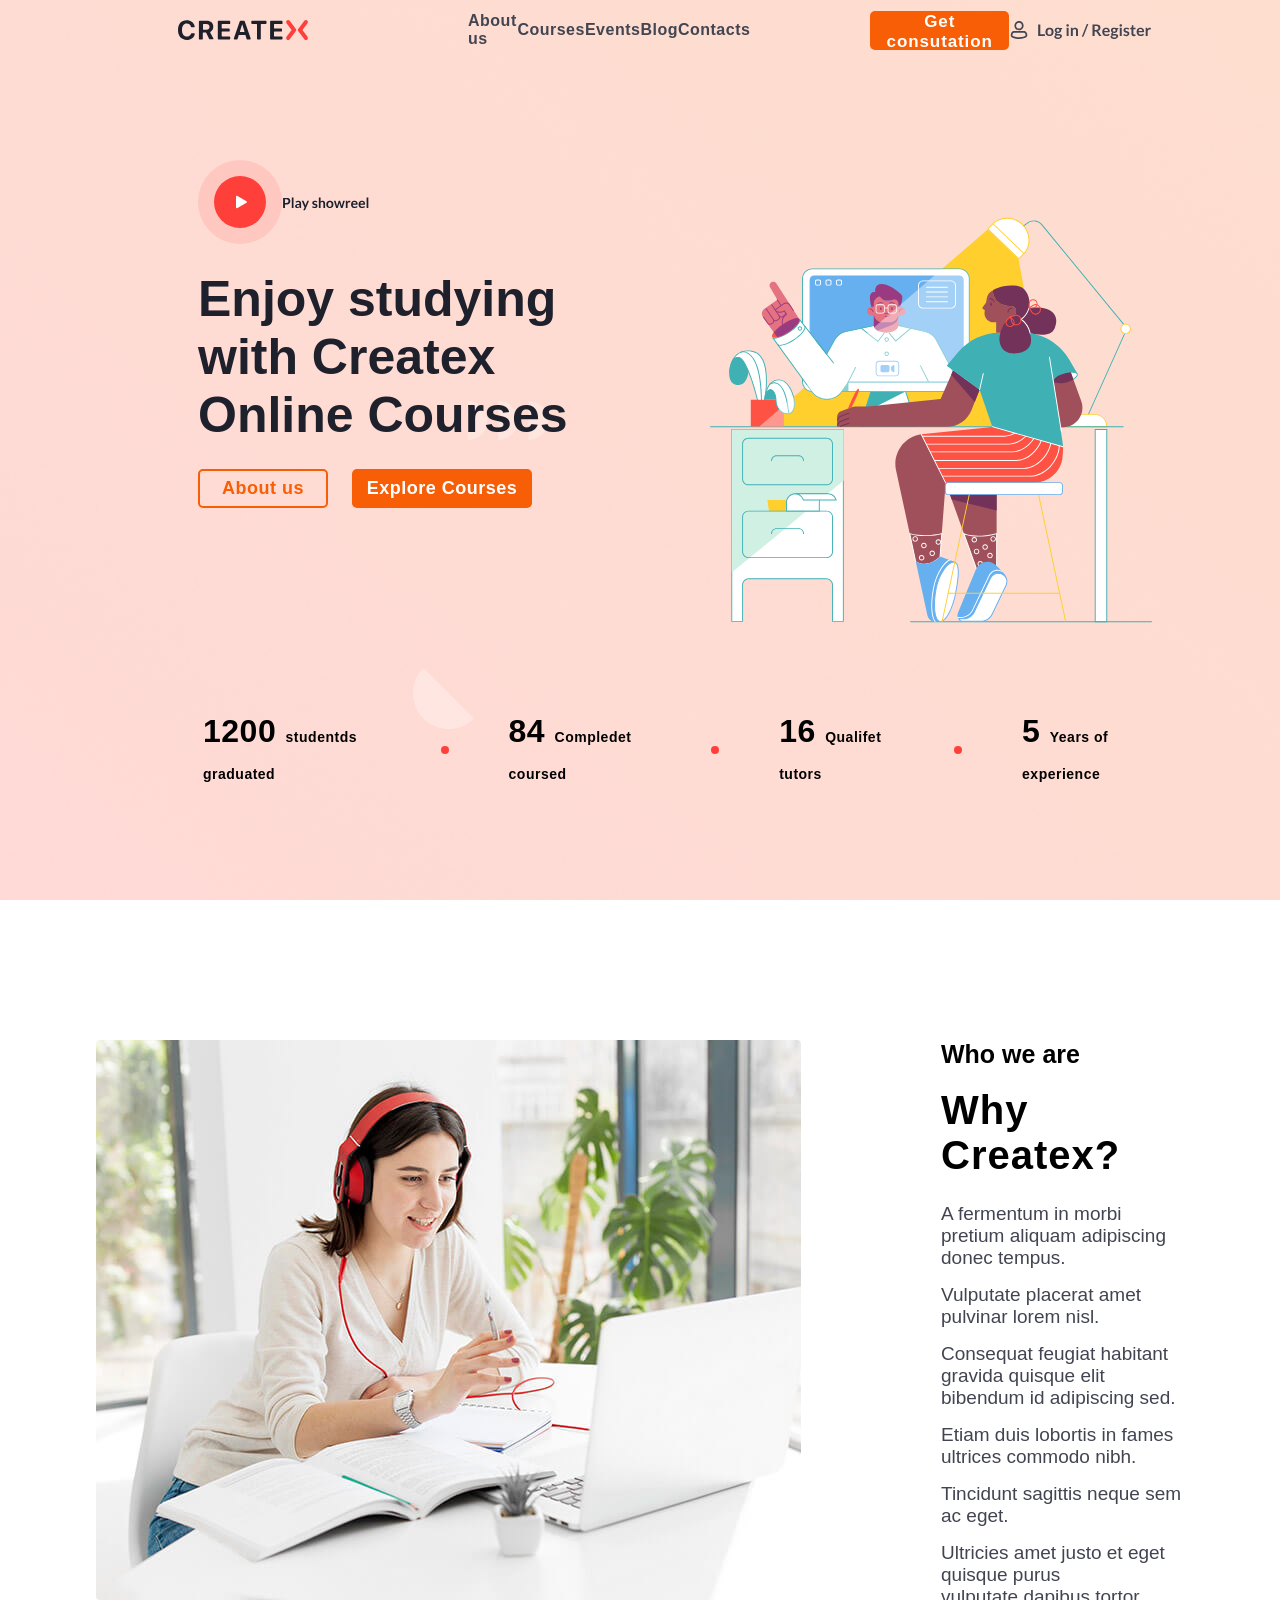
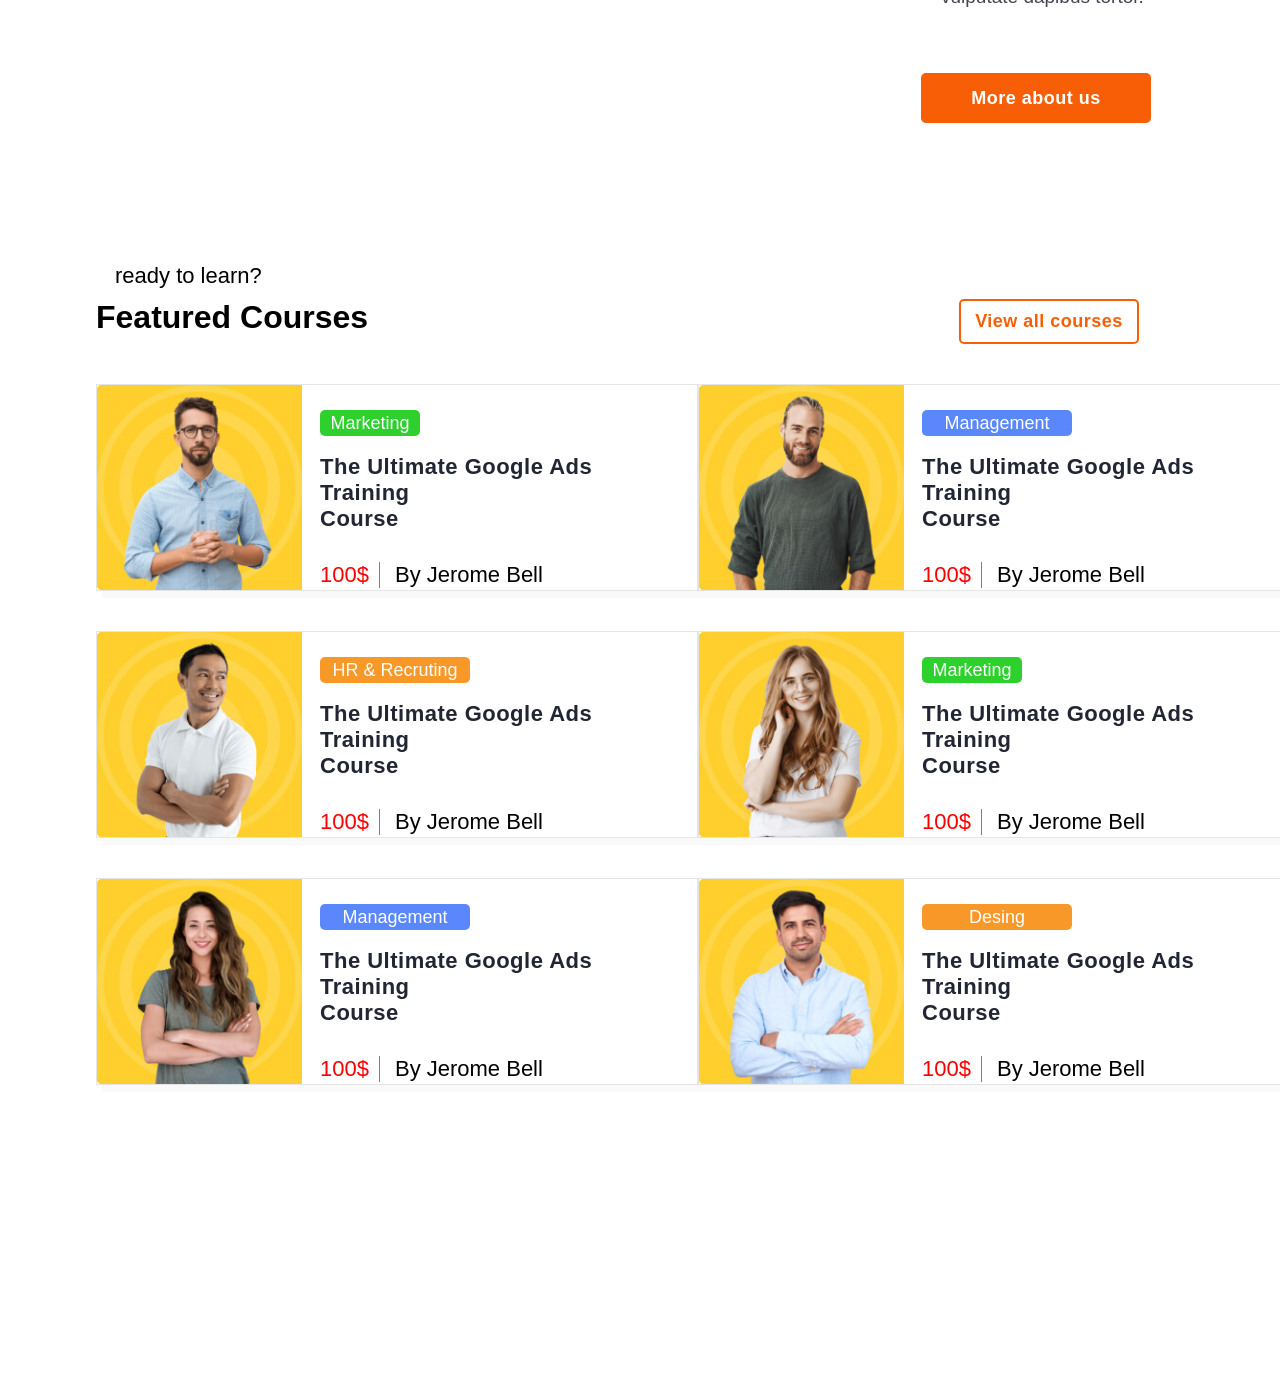
<file: index.html>
<!doctype html>
<html lang="en">
  <head>
    <meta charset="UTF-8" />
    <meta name="viewport" content="width=device-width, initial-scale=1.0" />
    <title>homework16</title>
    <link rel="stylesheet" href="./style.css" />
  </head>
  <body>
    <div class="container1">
      <div class="header">
        <img src="./logo1.svg" alt="" class="logo1" />

        <a class="a1" href="">About us</a>
        <a class="a1" href="">Courses</a>
        <a class="a1" href="">Events</a>
        <a class="a1" href="">Blog</a>
        <a class="a1" href="">Contacts</a>

        <button class="button1">
          <p>Get consutation</p>
        </button>

        <img src="./logo2.svg" alt="" class="logo2" />
      </div>

      <div class="in-container1">
        <div class="div1">
          <img src="./play-video.svg" alt="" class="logo3" />

          <h1 style="color: rgba(30, 33, 44, 1)">
            Enjoy studying <br />with Createx <br />Online Courses
          </h1>

          <button class="button2">
            <a href="" style="color: rgba(247, 94, 5, 1); text-decoration: none"
              >About us</a
            >
          </button>

          <button class="button3">
            <a href="" style="color: white; text-decoration: none"
              >Explore Courses</a
            >
          </button>
        </div>

        <div class="div2">
          <img src="./illustration.svg" alt="" class="logo4" />
        </div>
      </div>

      <div class="footer1">
        <h1 class="text1">
          1200 <span class="span1">studentds graduated</span>
        </h1>
        <img src="./ellipse.svg" alt="" />

        <h1 class="text2">84 <span class="span1">Compledet coursed</span></h1>
        <img src="./ellipse.svg" alt="" />

        <h1 class="text3">16 <span class="span1">Qualifet tutors</span></h1>
        <img src="./ellipse.svg" alt="" />

        <h1 class="text4">5 <span class="span1">Years of experience</span></h1>
      </div>
    </div>

    <div class="container2">
      <div class="in-container2">
        <img src="./image.svg" alt="" />
      </div>

      <div class="in-container3">
        <p
          style="
            font-size: 25px;
            padding-bottom: 19px;
            font-family:
              &quot;Gill Sans&quot;, &quot;Gill Sans MT&quot;, Calibri,
              &quot;Trebuchet MS&quot;, sans-serif;
            font-weight: 600;
          "
        >
          Who we are
        </p>
        <h1
          style="
            padding-bottom: 10px;
            font-size: 40px;
            font-family:
              &quot;Gill Sans&quot;, &quot;Gill Sans MT&quot;, Calibri,
              &quot;Trebuchet MS&quot;, sans-serif;
            font-weight: bolder;
            letter-spacing: 1px;
          "
        >
          Why Createx?
        </h1>

        <p class="parag1">
          A fermentum in morbi pretium aliquam adipiscing <br />donec tempus.
        </p>
        <p class="parag1">Vulputate placerat amet pulvinar lorem nisl.</p>
        <p class="parag1">
          Consequat feugiat habitant gravida quisque elit <br />bibendum id
          adipiscing sed.
        </p>
        <p class="parag1">
          Etiam duis lobortis in fames ultrices commodo nibh.
        </p>
        <p class="parag1">Tincidunt sagittis neque sem ac eget.</p>
        <p class="parag1">
          Ultricies amet justo et eget quisque purus <br />vulputate dapibus
          tortor.
        </p>

        <button class="button4">
          <p>More about us</p>
        </button>
      </div>
    </div>

    <p class="text-exit">ready to learn?</p>

    <div class="container3">
      <div class="header2">
        <h1>Featured Courses</h1>

        <button class="button5">
          <p>View all courses</p>
        </button>
      </div>

      <div class="container-in1">

        
        <div class="in-container4">
          <div class="div-in1">
          <div class="in-div1">
            <img src="./image1.svg" alt="" style="width: 205px" />
          </div>

          <div class="in-div2">
            <div class="divv1">
              <p>Marketing</p>
            </div>

            <p class="textt1">The Ultimate Google Ads Training <br />Course</p>

            <div class="divv2">
              <p class="textt2">100$</p>
              <p class="textt3">By Jerome Bell</p>
            </div>
          </div>
        </div>

        <div class="div-in1">
          <div class="in-div1">
            <img src="./image2.png" alt="" style="width: 205px" />
          </div>

          <div class="in-div2">
            <div class="divv3">
              <p>HR & Recruting</p>
            </div>

            <p class="textt1">The Ultimate Google Ads Training <br />Course</p>

            <div class="divv2">
              <p class="textt2">100$</p>
              <p class="textt3">By Jerome Bell</p>
            </div>
          </div>
        </div>

        <div class="div-in1">
          <div class="in-div1">
            <img src="./image3.png" alt="" style="width: 205px" />
          </div>

          <div class="in-div2">
            <div class="divv4">
              <p>Management</p>
            </div>

            <p class="textt1">The Ultimate Google Ads Training <br />Course</p>

            <div class="divv2">
              <p class="textt2">100$</p>
              <p class="textt3">By Jerome Bell</p>
            </div>
          </div>
        </div>
      </div>
      
      
      <div class="in-container4">
        <div class="div-in1">
          <div class="in-div1">
            <img src="./image4.png" alt="" style="width: 205px" />
          </div>
          
          <div class="in-div2">
            <div class="divv4">
              <p>Management</p>
            </div>

            <p class="textt1">The Ultimate Google Ads Training <br />Course</p>

            <div class="divv2">
              <p class="textt2">100$</p>
              <p class="textt3">By Jerome Bell</p>
            </div>
          </div>
        </div>

        <div class="div-in1">
          <div class="in-div1">
            <img src="./image5.png" alt="" style="width: 205px" />
          </div>

          <div class="in-div2">
            <div class="divv1">
              <p>Marketing</p>
            </div>

            <p class="textt1">The Ultimate Google Ads Training <br />Course</p>

            <div class="divv2">
              <p class="textt2">100$</p>
              <p class="textt3">By Jerome Bell</p>
            </div>
          </div>
        </div>

        <div class="div-in1">
          <div class="in-div1">
            <img src="./image6.png" alt="" style="width: 205px" />
          </div>
          
          <div class="in-div2">
            <div class="divv5">
              <p>Desing</p>
            </div>

            <p class="textt1">The Ultimate Google Ads Training <br />Course</p>
            
            <div class="divv2">
              <p class="textt2">100$</p>
              <p class="textt3">By Jerome Bell</p>
            </div>
          </div>
        </div>
      </div>
    </div>
  </div>
  </div>



  </body>
</html>
</file>
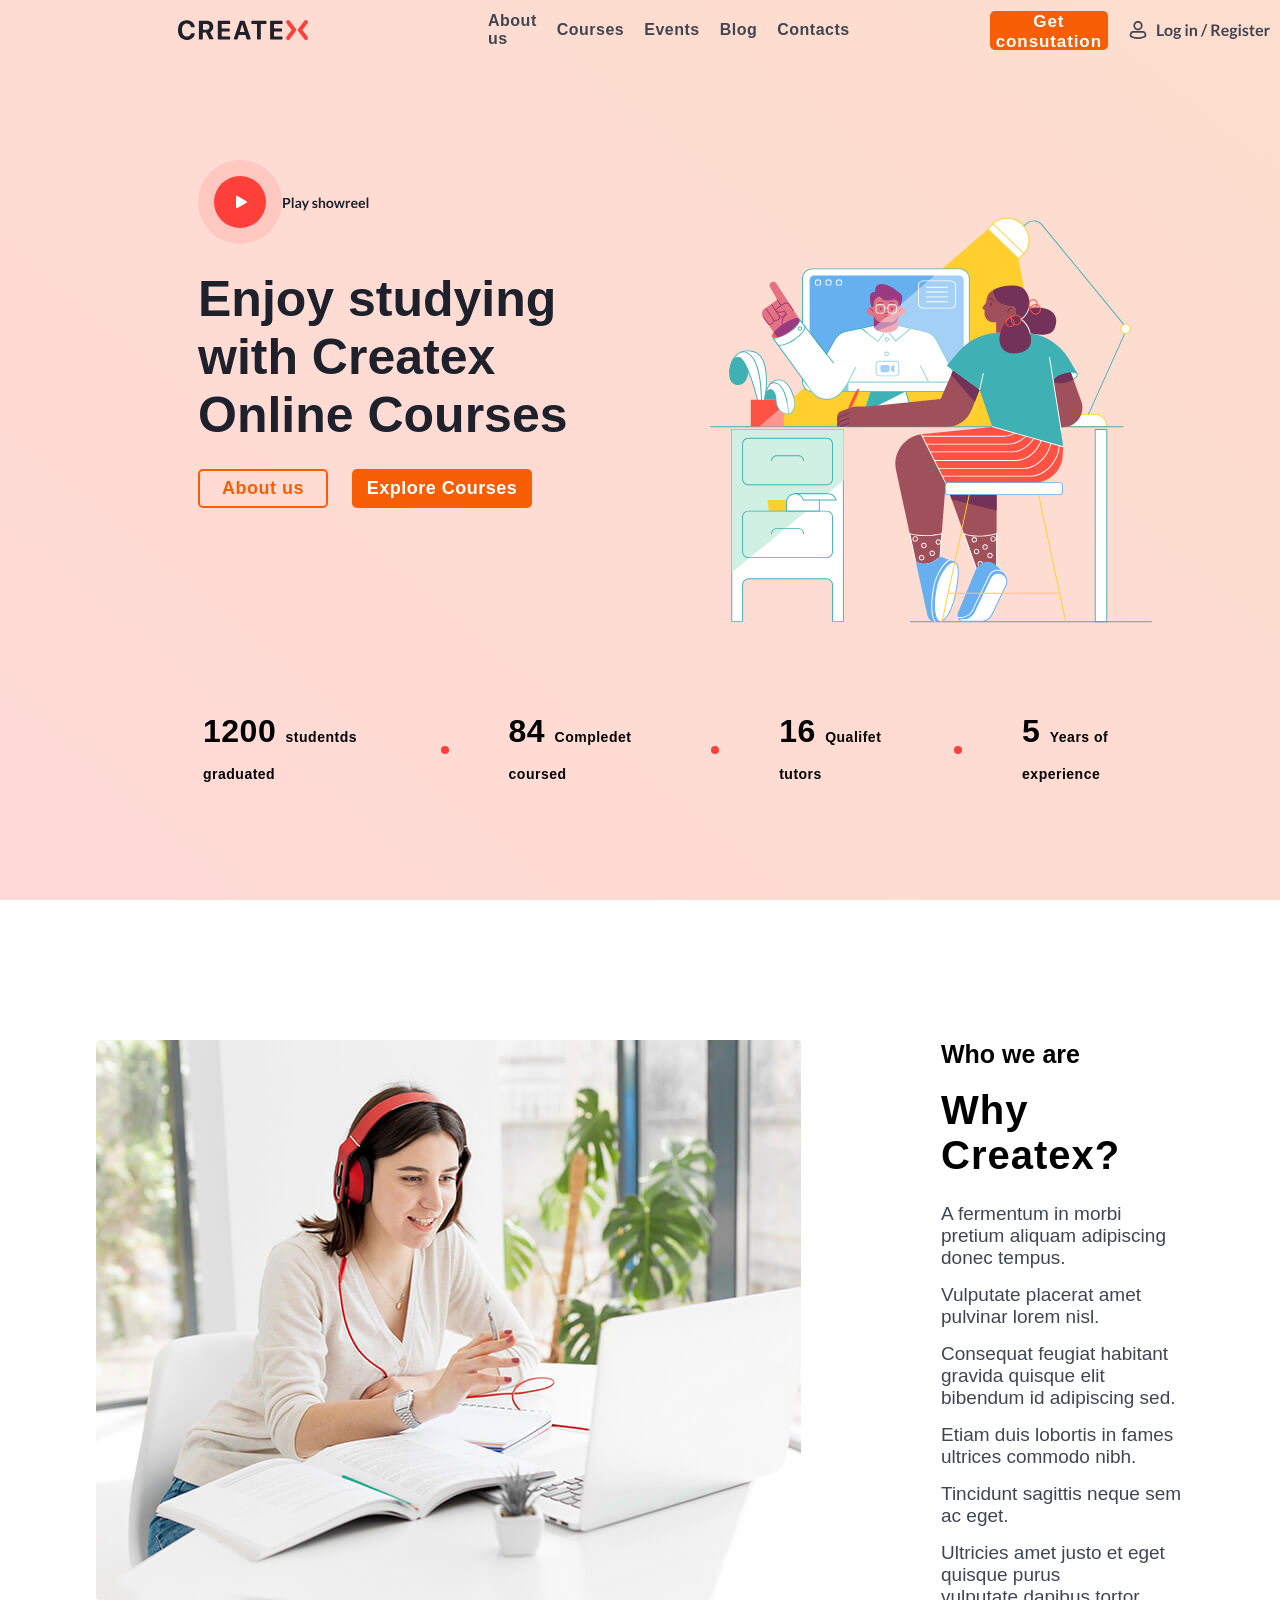
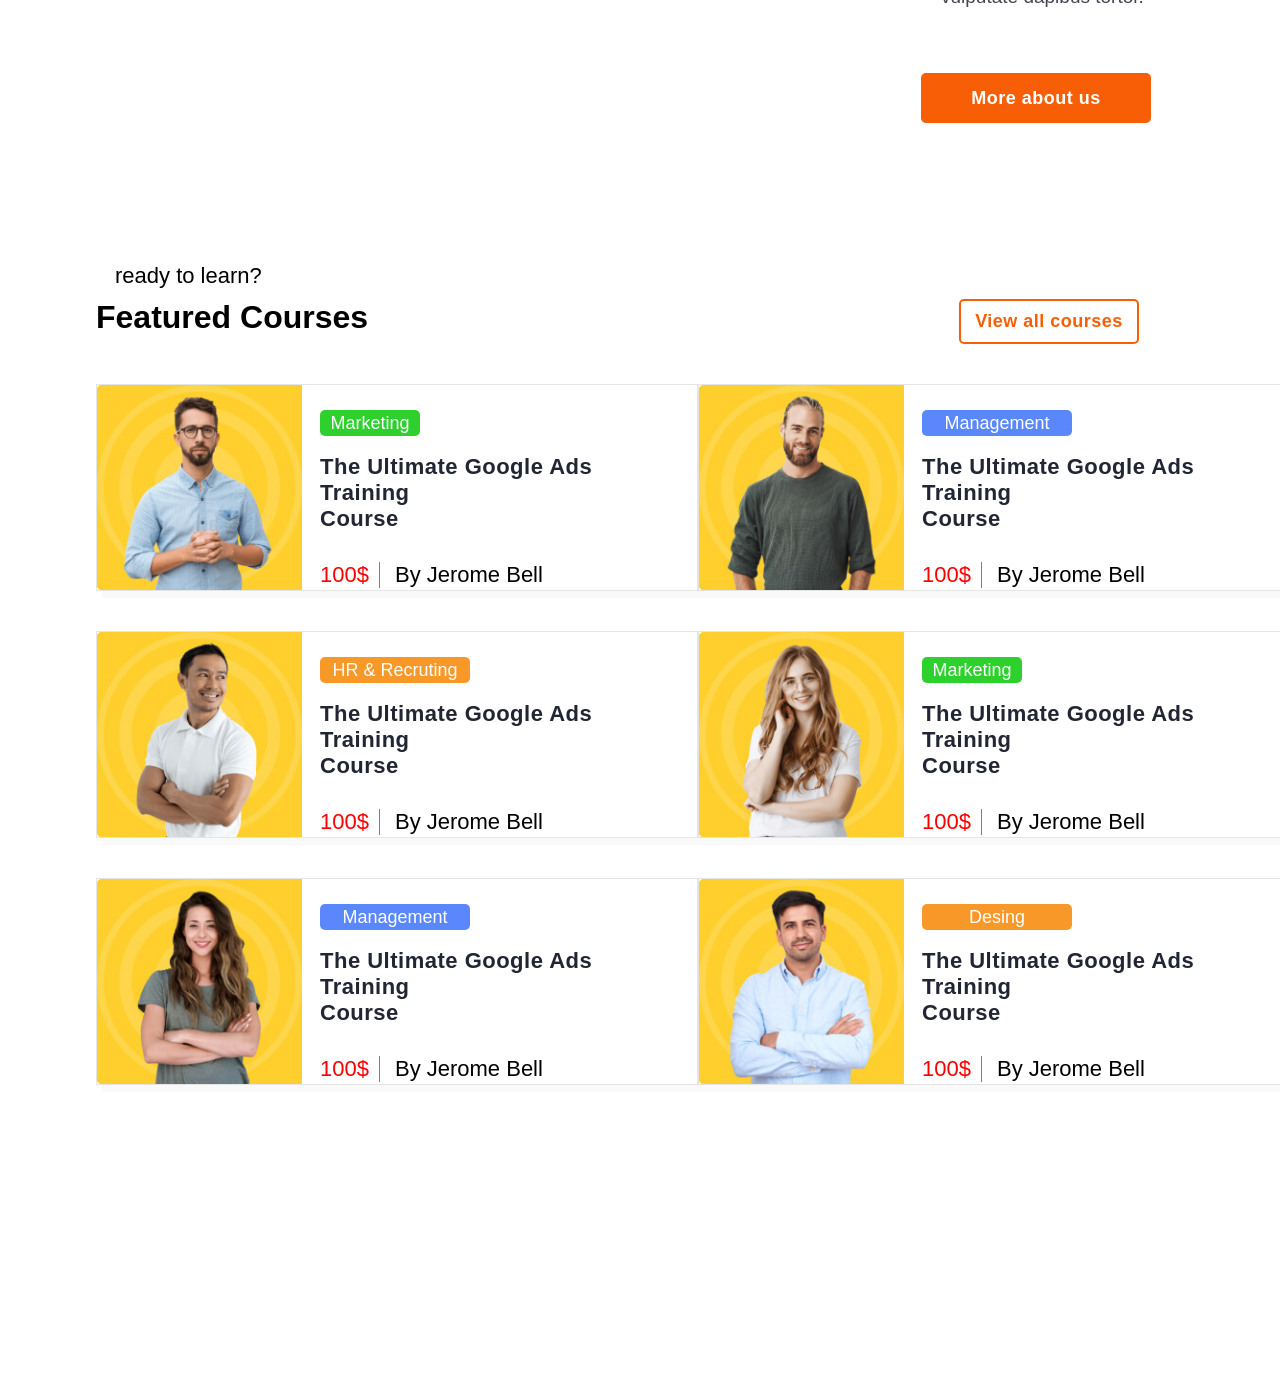
<file: homework15.html>
<!doctype html>
<html lang="en">
  <head>
    <meta charset="UTF-8" />
    <meta name="viewport" content="width=device-width, initial-scale=1.0" />
    <title>homework16</title>
    <link rel="stylesheet" href="./homework15.css" />
  </head>
  <body>
    <div class="container1">
      <div class="header">
        <img src="./logo1.svg" alt="" class="logo1" />

        <a class="a1" href="">About us</a>
        <a class="a1" href="">Courses</a>
        <a class="a1" href="">Events</a>
        <a class="a1" href="">Blog</a>
        <a class="a1" href="">Contacts</a>

        <button class="button1">
          <p>Get consutation</p>
        </button>

        <img src="./logo2.svg" alt="" class="logo2" />
      </div>

      <div class="in-container1">
        <div class="div1">
          <img src="./play-video.svg" alt="" class="logo3" />

          <h1 style="color: rgba(30, 33, 44, 1)">
            Enjoy studying <br />with Createx <br />Online Courses
          </h1>

          <button class="button2">
            <a href="" style="color: rgba(247, 94, 5, 1); text-decoration: none"
              >About us</a
            >
          </button>

          <button class="button3">
            <a href="" style="color: white; text-decoration: none"
              >Explore Courses</a
            >
          </button>
        </div>

        <div class="div2">
          <img src="./illustration.svg" alt="" class="logo4" />
        </div>
      </div>

      <div class="footer1">
        <h1 class="text1">
          1200 <span class="span1">studentds graduated</span>
        </h1>
        <img src="./ellipse.svg" alt="" />

        <h1 class="text2">84 <span class="span1">Compledet coursed</span></h1>
        <img src="./ellipse.svg" alt="" />

        <h1 class="text3">16 <span class="span1">Qualifet tutors</span></h1>
        <img src="./ellipse.svg" alt="" />

        <h1 class="text4">5 <span class="span1">Years of experience</span></h1>
      </div>
    </div>

    <div class="container2">
      <div class="in-container2">
        <img src="./image.svg" alt="" />
      </div>

      <div class="in-container3">
        <p
          style="
            font-size: 25px;
            padding-bottom: 19px;
            font-family:
              &quot;Gill Sans&quot;, &quot;Gill Sans MT&quot;, Calibri,
              &quot;Trebuchet MS&quot;, sans-serif;
            font-weight: 600;
          "
        >
          Who we are
        </p>
        <h1
          style="
            padding-bottom: 10px;
            font-size: 40px;
            font-family:
              &quot;Gill Sans&quot;, &quot;Gill Sans MT&quot;, Calibri,
              &quot;Trebuchet MS&quot;, sans-serif;
            font-weight: bolder;
            letter-spacing: 1px;
          "
        >
          Why Createx?
        </h1>

        <p class="parag1">
          A fermentum in morbi pretium aliquam adipiscing <br />donec tempus.
        </p>
        <p class="parag1">Vulputate placerat amet pulvinar lorem nisl.</p>
        <p class="parag1">
          Consequat feugiat habitant gravida quisque elit <br />bibendum id
          adipiscing sed.
        </p>
        <p class="parag1">
          Etiam duis lobortis in fames ultrices commodo nibh.
        </p>
        <p class="parag1">Tincidunt sagittis neque sem ac eget.</p>
        <p class="parag1">
          Ultricies amet justo et eget quisque purus <br />vulputate dapibus
          tortor.
        </p>

        <button class="button4">
          <p>More about us</p>
        </button>
      </div>
    </div>

    <p class="text-exit">ready to learn?</p>

    <div class="container3">
      <div class="header2">
        <h1>Featured Courses</h1>

        <button class="button5">
          <p>View all courses</p>
        </button>
      </div>

      <div class="container-in1">

        
        <div class="in-container4">
          <div class="div-in1">
          <div class="in-div1">
            <img src="./image1.svg" alt="" style="width: 205px" />
          </div>

          <div class="in-div2">
            <div class="divv1">
              <p>Marketing</p>
            </div>

            <p class="textt1">The Ultimate Google Ads Training <br />Course</p>

            <div class="divv2">
              <p class="textt2">100$</p>
              <p class="textt3">By Jerome Bell</p>
            </div>
          </div>
        </div>

        <div class="div-in1">
          <div class="in-div1">
            <img src="./image2.png" alt="" style="width: 205px" />
          </div>

          <div class="in-div2">
            <div class="divv3">
              <p>HR & Recruting</p>
            </div>

            <p class="textt1">The Ultimate Google Ads Training <br />Course</p>

            <div class="divv2">
              <p class="textt2">100$</p>
              <p class="textt3">By Jerome Bell</p>
            </div>
          </div>
        </div>

        <div class="div-in1">
          <div class="in-div1">
            <img src="./image3.png" alt="" style="width: 205px" />
          </div>

          <div class="in-div2">
            <div class="divv4">
              <p>Management</p>
            </div>

            <p class="textt1">The Ultimate Google Ads Training <br />Course</p>

            <div class="divv2">
              <p class="textt2">100$</p>
              <p class="textt3">By Jerome Bell</p>
            </div>
          </div>
        </div>
      </div>
      
      
      <div class="in-container4">
        <div class="div-in1">
          <div class="in-div1">
            <img src="./image4.png" alt="" style="width: 205px" />
          </div>
          
          <div class="in-div2">
            <div class="divv4">
              <p>Management</p>
            </div>

            <p class="textt1">The Ultimate Google Ads Training <br />Course</p>

            <div class="divv2">
              <p class="textt2">100$</p>
              <p class="textt3">By Jerome Bell</p>
            </div>
          </div>
        </div>

        <div class="div-in1">
          <div class="in-div1">
            <img src="./image5.png" alt="" style="width: 205px" />
          </div>

          <div class="in-div2">
            <div class="divv1">
              <p>Marketing</p>
            </div>

            <p class="textt1">The Ultimate Google Ads Training <br />Course</p>

            <div class="divv2">
              <p class="textt2">100$</p>
              <p class="textt3">By Jerome Bell</p>
            </div>
          </div>
        </div>

        <div class="div-in1">
          <div class="in-div1">
            <img src="./image6.png" alt="" style="width: 205px" />
          </div>
          
          <div class="in-div2">
            <div class="divv5">
              <p>Desing</p>
            </div>

            <p class="textt1">The Ultimate Google Ads Training <br />Course</p>
            
            <div class="divv2">
              <p class="textt2">100$</p>
              <p class="textt3">By Jerome Bell</p>
            </div>
          </div>
        </div>
      </div>
    </div>
  </div>
  </div>



  </body>
</html>
</file>
<file: style.css>
* {
  margin: 0;
  font-family: "Gill Sans", "Gill Sans MT", Calibri, "Trebuchet MS", sans-serif;
}
.container1 {
  width: 100%;
  height: 100vh;
  background-image: url("./background.png");
  background-position: center;
  background-repeat: no-repeat;
}
.header {
  width: 80%;
  height: 60px;
  margin: auto;
  display: flex;
  align-items: center;
  justify-content: space-around;
  /* gap: 20px; */
}
.logo1 {
  padding-left: 50px;
  padding-right: 160px;
}
.a1 {
  color: rgba(66, 69, 81, 1);
  text-decoration: none;
  font-weight: 600;
  letter-spacing: 0.5px;
}
.button1 {
  width: 200px;
  height: 39px;
  margin-left: 120px;
  background-color: rgba(247, 94, 5, 1);
  color: white;
  font-weight: 600;
  letter-spacing: 0.9px;
  font-family: "Gill Sans", "Gill Sans MT", Calibri, "Trebuchet MS", sans-serif;
  font-size: 17px;
  border: none;
  border-radius: 5px;
}
.in-container1 {
  width: 80%;
  height: 60vh;
  display: flex;
  margin: auto;
  margin-top: 90px;
}
.div1 {
  width: 50%;
  height: 100%;
  padding: 10px 70px;
  font-size: 25px;
  font-weight: 800;
  font-family: "Gill Sans", "Gill Sans MT", Calibri, "Trebuchet MS", sans-serif;
}
.logo3 {
  max-width: 200px;
  margin-bottom: 20px;
}
.button2 {
  width: 130px;
  height: 39px;
  justify-content: center;
  background-color: rgba(255, 255, 255, 0);
  border: 2px solid rgba(247, 94, 5, 1);
  font-size: 18px;
  font-weight: 550;
  font-family: "Gill Sans", "Gill Sans MT", Calibri, "Trebuchet MS", sans-serif;
  letter-spacing: 0.5px;
  border-radius: 5px;
}
.button3 {
  width: 180px;
  height: 39px;
  margin-top: 25px;
  margin-left: 17px;
  justify-content: center;
  background-color: rgba(247, 94, 5, 1);
  border: none;
  font-size: 18px;
  font-weight: 550;
  font-family: "Gill Sans", "Gill Sans MT", Calibri, "Trebuchet MS", sans-serif;
  letter-spacing: 0.5px;
  border-radius: 5px;
}
.div2 {
  width: 50%;
  height: 100%;
}
.logo4 {
  width: 100%;
  height: 100%;
}
.footer1 {
  width: 80%;
  height: 60px;
  margin: auto;
  display: flex;
  align-items: center;
  gap: 60px;
  letter-spacing: 0.5px;
  margin-top: 30px;
}
.span1 {
  font-size: 14px;
}
.text1 {
  padding-left: 75px;
}
.container2 {
  width: 85%;
  margin: auto;
  display: flex;
  gap: 90px;
  margin-top: 140px;
  margin-bottom: 140px;
}
.in-container3 {
  width: 700px;
  padding-left: 50px;
}
.parag1 {
  color: rgba(66, 69, 81, 1);
  font-size: 19px;
  padding-top: 15px;
}
.button4 {
  width: 230px;
  height: 50px;
  margin-top: 65px;
  margin-left: -20px;
  justify-content: center;
  background-color: rgba(247, 94, 5, 1);
  color: white;
  border: none;
  font-size: 18px;
  font-weight: 550;
  font-family: "Gill Sans", "Gill Sans MT", Calibri, "Trebuchet MS", sans-serif;
  letter-spacing: 0.5px;
  border-radius: 5px;
}
.text-exit {
  font-size: 22px;
  padding-left: 115px;
  padding-bottom: 10px;
}
.container3 {
  width: 85%;
  margin: auto;
  padding-bottom: 300px;
}
.header2 {
  width: 100%;
  display: flex;
  justify-content: space-between;
}
.button5 {
  width: 180px;
  height: 45px;
  justify-content: center;
  background-color: rgba(255, 255, 255, 0);
  color: rgba(247, 94, 5, 1);
  border: 2px solid rgba(247, 94, 5, 1);
  font-size: 18px;
  font-weight: 550;
  font-family: "Gill Sans", "Gill Sans MT", Calibri, "Trebuchet MS", sans-serif;
  letter-spacing: 0.5px;
  border-radius: 5px;
  margin-right: 45px;
}
.in-container4 {
  width: 100%;
}
.container-in1{
    width: 100%;
    display: flex;
    padding-right: 0px;
}
.div-in1 {
  width: 600px;
  height: 205px;
  display: flex;
  border: 1px solid rgba(172, 170, 170, 0.305);
  box-shadow: 6px 7px rgba(237, 235, 235, 0.321);
  margin-top: 40px;
}
.in-div2 {
  padding: 5px 18px;
  font-size: 18px;
}
.divv1 {
  width: 100px;
  height: 26px;
  background-color: rgba(11, 201, 11, 0.858);
  color: white;
  display: flex;
  justify-content: center;
  align-items: center;
  border-radius: 5px;
  margin-bottom: 18px;
  margin-top: 20px;
}
.textt1 {
  font-size: 22px;
  font-weight: 780;
  letter-spacing: 0.5px;
  color: rgb(34, 37, 51);
}
.divv2 {
  display: flex;
  margin-top: 30px;
  font-size: 22px;
  gap: 15px;
}
.textt2 {
  color: red;
  border-right: 1px solid gray;
  padding-right: 10px;
}
.divv3 {
  width: 150px;
  height: 26px;
  background-color: rgba(248, 152, 40, 1);
  color: white;
  display: flex;
  justify-content: center;
  align-items: center;
  border-radius: 5px;
  margin-bottom: 18px;
  margin-top: 20px;
}
.divv4 {
  width: 150px;
  height: 26px;
  background-color: rgba(90, 135, 252, 1);
  color: white;
  display: flex;
  justify-content: center;
  align-items: center;
  border-radius: 5px;
  margin-bottom: 18px;
  margin-top: 20px;
}
.divv5 {
  width: 150px;
  height: 26px;
  background-color: rgba(248, 152, 40, 1);
  color: white;
  display: flex;
  justify-content: center;
  align-items: center;
  border-radius: 5px;
  margin-bottom: 18px;
  margin-top: 20px;
}
</file>
<file: homework15.css>
* {
  margin: 0;
  font-family: "Gill Sans", "Gill Sans MT", Calibri, "Trebuchet MS", sans-serif;
}
.container1 {
  width: 100%;
  height: 100vh;
  background-image: url("./bg-color.svg");
  background-position: center;
  background-repeat: no-repeat;
}
.header {
  width: 80%;
  height: 60px;
  margin: auto;
  display: flex;
  align-items: center;
  gap: 20px;
}
.logo1 {
  padding-left: 50px;
  padding-right: 160px;
}
.a1 {
  color: rgba(66, 69, 81, 1);
  text-decoration: none;
  font-weight: 600;
  letter-spacing: 0.5px;
}
.button1 {
  width: 200px;
  height: 39px;
  margin-left: 120px;
  background-color: rgba(247, 94, 5, 1);
  color: white;
  font-weight: 600;
  letter-spacing: 0.9px;
  font-family: "Gill Sans", "Gill Sans MT", Calibri, "Trebuchet MS", sans-serif;
  font-size: 17px;
  border: none;
  border-radius: 5px;
}
.in-container1 {
  width: 80%;
  height: 60vh;
  display: flex;
  margin: auto;
  margin-top: 90px;
}
.div1 {
  width: 50%;
  height: 100%;
  padding: 10px 70px;
  font-size: 25px;
  font-weight: 800;
  font-family: "Gill Sans", "Gill Sans MT", Calibri, "Trebuchet MS", sans-serif;
}
.logo3 {
  max-width: 200px;
  margin-bottom: 20px;
}
.button2 {
  width: 130px;
  height: 39px;
  justify-content: center;
  background-color: rgba(255, 255, 255, 0);
  border: 2px solid rgba(247, 94, 5, 1);
  font-size: 18px;
  font-weight: 550;
  font-family: "Gill Sans", "Gill Sans MT", Calibri, "Trebuchet MS", sans-serif;
  letter-spacing: 0.5px;
  border-radius: 5px;
}
.button3 {
  width: 180px;
  height: 39px;
  margin-top: 25px;
  margin-left: 17px;
  justify-content: center;
  background-color: rgba(247, 94, 5, 1);
  border: none;
  font-size: 18px;
  font-weight: 550;
  font-family: "Gill Sans", "Gill Sans MT", Calibri, "Trebuchet MS", sans-serif;
  letter-spacing: 0.5px;
  border-radius: 5px;
}
.div2 {
  width: 50%;
  height: 100%;
}
.logo4 {
  width: 100%;
  height: 100%;
}
.footer1 {
  width: 80%;
  height: 60px;
  margin: auto;
  display: flex;
  align-items: center;
  gap: 60px;
  letter-spacing: 0.5px;
  margin-top: 30px;
}
.span1 {
  font-size: 14px;
}
.text1 {
  padding-left: 75px;
}
.container2 {
  width: 85%;
  margin: auto;
  display: flex;
  gap: 90px;
  margin-top: 140px;
  margin-bottom: 140px;
}
.in-container3 {
  width: 700px;
  padding-left: 50px;
}
.parag1 {
  color: rgba(66, 69, 81, 1);
  font-size: 19px;
  padding-top: 15px;
}
.button4 {
  width: 230px;
  height: 50px;
  margin-top: 65px;
  margin-left: -20px;
  justify-content: center;
  background-color: rgba(247, 94, 5, 1);
  color: white;
  border: none;
  font-size: 18px;
  font-weight: 550;
  font-family: "Gill Sans", "Gill Sans MT", Calibri, "Trebuchet MS", sans-serif;
  letter-spacing: 0.5px;
  border-radius: 5px;
}
.text-exit {
  font-size: 22px;
  padding-left: 115px;
  padding-bottom: 10px;
}
.container3 {
  width: 85%;
  margin: auto;
  padding-bottom: 300px;
}
.header2 {
  width: 100%;
  display: flex;
  justify-content: space-between;
}
.button5 {
  width: 180px;
  height: 45px;
  justify-content: center;
  background-color: rgba(255, 255, 255, 0);
  color: rgba(247, 94, 5, 1);
  border: 2px solid rgba(247, 94, 5, 1);
  font-size: 18px;
  font-weight: 550;
  font-family: "Gill Sans", "Gill Sans MT", Calibri, "Trebuchet MS", sans-serif;
  letter-spacing: 0.5px;
  border-radius: 5px;
  margin-right: 45px;
}
.in-container4 {
  width: 100%;
}
.container-in1{
    width: 100%;
    display: flex;
    padding-right: 0px;
}
.div-in1 {
  width: 600px;
  height: 205px;
  display: flex;
  border: 1px solid rgba(172, 170, 170, 0.305);
  box-shadow: 6px 7px rgba(237, 235, 235, 0.321);
  margin-top: 40px;
}
.in-div2 {
  padding: 5px 18px;
  font-size: 18px;
}
.divv1 {
  width: 100px;
  height: 26px;
  background-color: rgba(11, 201, 11, 0.858);
  color: white;
  display: flex;
  justify-content: center;
  align-items: center;
  border-radius: 5px;
  margin-bottom: 18px;
  margin-top: 20px;
}
.textt1 {
  font-size: 22px;
  font-weight: 780;
  letter-spacing: 0.5px;
  color: rgb(34, 37, 51);
}
.divv2 {
  display: flex;
  margin-top: 30px;
  font-size: 22px;
  gap: 15px;
}
.textt2 {
  color: red;
  border-right: 1px solid gray;
  padding-right: 10px;
}
.divv3 {
  width: 150px;
  height: 26px;
  background-color: rgba(248, 152, 40, 1);
  color: white;
  display: flex;
  justify-content: center;
  align-items: center;
  border-radius: 5px;
  margin-bottom: 18px;
  margin-top: 20px;
}
.divv4 {
  width: 150px;
  height: 26px;
  background-color: rgba(90, 135, 252, 1);
  color: white;
  display: flex;
  justify-content: center;
  align-items: center;
  border-radius: 5px;
  margin-bottom: 18px;
  margin-top: 20px;
}
.divv5 {
  width: 150px;
  height: 26px;
  background-color: rgba(248, 152, 40, 1);
  color: white;
  display: flex;
  justify-content: center;
  align-items: center;
  border-radius: 5px;
  margin-bottom: 18px;
  margin-top: 20px;
}
</file>
